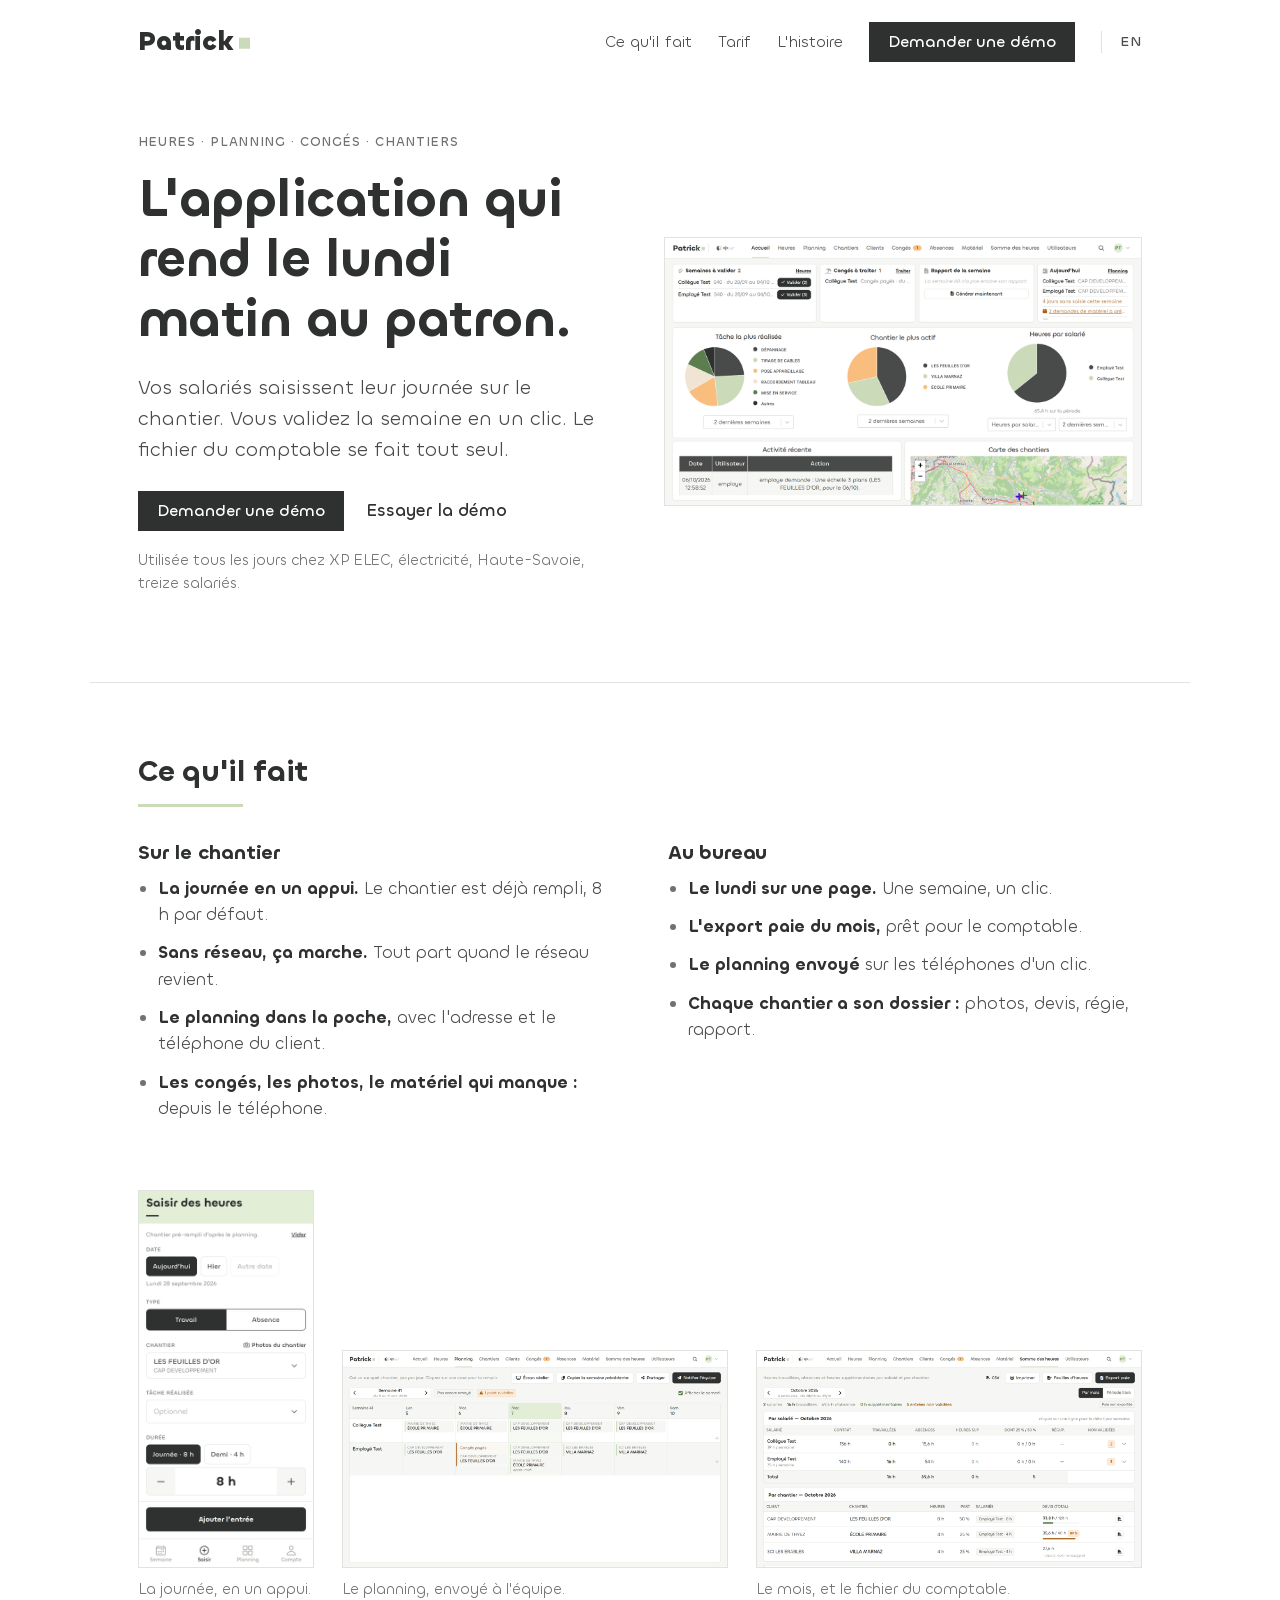
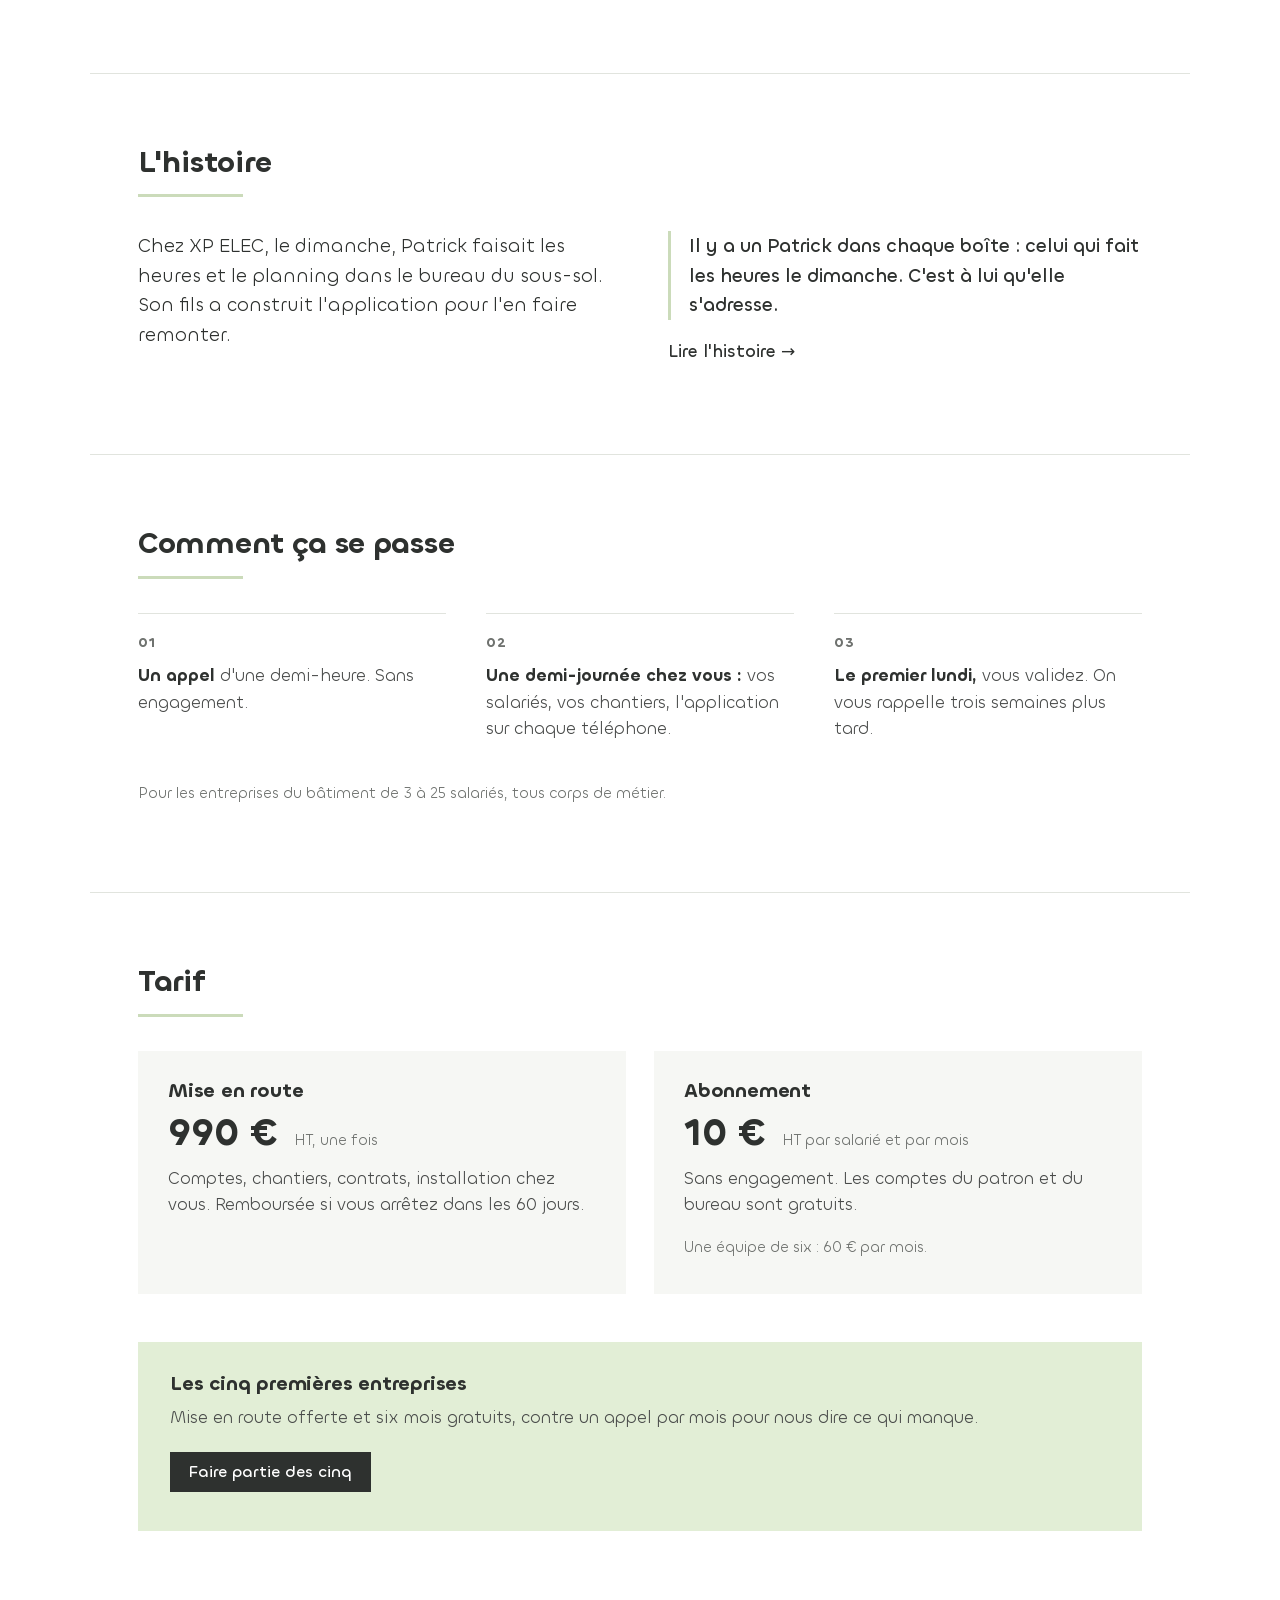
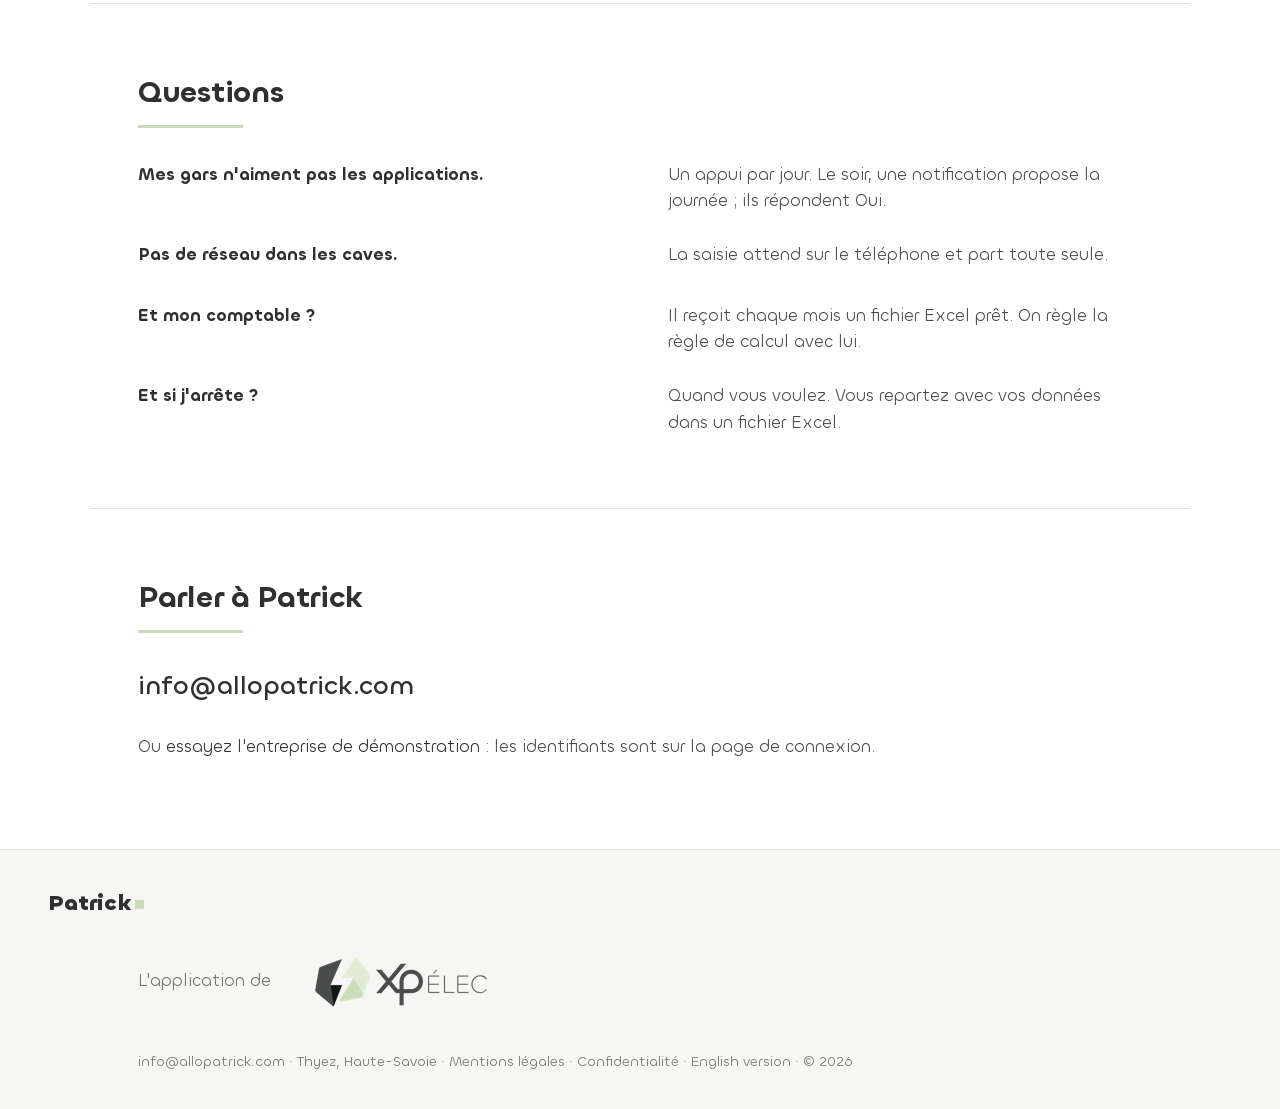
<file: index.html>
<!doctype html>
<html lang="fr">
<head>
<meta charset="utf-8">
<meta name="viewport" content="width=device-width, initial-scale=1">
<title>Patrick — L'application qui rend le lundi matin au patron</title>
<meta name="description" content="Patrick : les heures, le planning et les congés de votre équipe, saisis sur le chantier et validés en un clic. Construite dans une entreprise d'électricité de Haute-Savoie.">
<link rel="canonical" href="https://allopatrick.fr/">
<link rel="alternate" hreflang="fr" href="https://allopatrick.fr/">
<link rel="alternate" hreflang="en" href="https://allopatrick.fr/en/">
<meta property="og:type" content="website">
<meta property="og:title" content="Patrick — L'application qui rend le lundi matin au patron">
<meta property="og:description" content="Les heures, le planning et les congés de votre équipe, saisis sur le chantier et validés en un clic. Construite dans une entreprise d'électricité de Haute-Savoie.">
<meta property="og:url" content="https://allopatrick.fr/">
<meta property="og:image" content="https://allopatrick.fr/img/og.png">
<meta property="og:locale" content="fr_FR">
<meta name="twitter:card" content="summary_large_image">
<script type="application/ld+json">
{"@context":"https://schema.org","@type":"SoftwareApplication","name":"Patrick","applicationCategory":"BusinessApplication","operatingSystem":"Android, iOS, Web","url":"https://allopatrick.fr/","description":"Heures, planning et congés pour les petites entreprises du bâtiment : saisie sur le chantier, validation en un clic, export paie.","offers":{"@type":"Offer","price":"10","priceCurrency":"EUR","description":"10 € HT par salarié et par mois"},"provider":{"@type":"Organization","name":"Patrick","email":"info@allopatrick.com","url":"https://allopatrick.fr/"}}
</script>
<link rel="stylesheet" href="style.css">
  <link rel="icon" type="image/png" href="img/favicon.png">
</head>
<body>

<header class="top">
  <a class="wordmark" href="/"><span>Patrick</span><i></i></a>
  <nav>
    <a href="#fait">Ce qu'il fait</a>
    <a href="#tarif">Tarif</a>
    <a href="histoire.html">L'histoire</a>
    <a class="btn" href="#contact">Demander une démo</a>
    <a class="lang" href="en/" lang="en" title="English version">EN</a>
  </nav>
</header>

<main>

<section class="hero">
  <div class="hero-text">
    <p class="kicker">Heures · Planning · Congés · Chantiers</p>
    <h1>L'application qui rend le lundi matin au patron.</h1>
    <p class="lead">Vos salariés saisissent leur journée sur le chantier. Vous validez la semaine en un clic. Le fichier du comptable se fait tout seul.</p>
    <p class="actions"><a class="btn" href="#contact">Demander une démo</a><a class="link" href="https://demo.allopatrick.fr">Essayer la démo</a></p>
    <p class="proof">Utilisée tous les jours chez XP ELEC, électricité, Haute-Savoie, treize salariés.</p>
  </div>
  <figure class="hero-shots">
    <img class="web" src="img/web_accueil_admin.png" alt="Le lundi matin du patron : semaines à valider, congés à traiter, qui est où" width="1366" height="768" fetchpriority="high">
  </figure>
</section>

<section id="fait" class="does">
  <h2>Ce qu'il fait</h2>
  <div class="cols">
    <div>
      <h3>Sur le chantier</h3>
      <ul>
        <li><b>La journée en un appui.</b> Le chantier est déjà rempli, 8 h par défaut.</li>
        <li><b>Sans réseau, ça marche.</b> Tout part quand le réseau revient.</li>
        <li><b>Le planning dans la poche,</b> avec l'adresse et le téléphone du client.</li>
        <li><b>Les congés, les photos, le matériel qui manque :</b> depuis le téléphone.</li>
      </ul>
    </div>
    <div>
      <h3>Au bureau</h3>
      <ul>
        <li><b>Le lundi sur une page.</b> Une semaine, un clic.</li>
        <li><b>L'export paie du mois,</b> prêt pour le comptable.</li>
        <li><b>Le planning envoyé</b> sur les téléphones d'un clic.</li>
        <li><b>Chaque chantier a son dossier :</b> photos, devis, régie, rapport.</li>
      </ul>
    </div>
  </div>
  <div class="shots">
    <figure><img src="img/app_saisir.png" alt="Saisie d'une journée sur le téléphone" width="390" height="844" loading="lazy"><figcaption>La journée, en un appui.</figcaption></figure>
    <figure><img src="img/web_planning_notifie.png" alt="Le planning de la semaine" width="1366" height="768" loading="lazy"><figcaption>Le planning, envoyé à l'équipe.</figcaption></figure>
    <figure><img src="img/web_somme_exportee.png" alt="Les heures du mois et l'export paie" width="1366" height="768" loading="lazy"><figcaption>Le mois, et le fichier du comptable.</figcaption></figure>
  </div>
</section>

<section id="histoire" class="story">
  <h2>L'histoire</h2>
  <div class="cols">
    <div>
      <p>Chez XP ELEC, le dimanche, Patrick faisait les heures et le planning dans le bureau du sous-sol. Son fils a construit l'application pour l'en faire remonter.</p>
    </div>
    <div>
      <p class="pull">Il y a un Patrick dans chaque boîte : celui qui fait les heures le dimanche. C'est à lui qu'elle s'adresse.</p>
      <p><a class="link" href="histoire.html">Lire l'histoire →</a></p>
    </div>
  </div>
</section>

<section id="comment" class="steps">
  <h2>Comment ça se passe</h2>
  <ol>
    <li><b>Un appel</b> d'une demi-heure. Sans engagement.</li>
    <li><b>Une demi-journée chez vous :</b> vos salariés, vos chantiers, l'application sur chaque téléphone.</li>
    <li><b>Le premier lundi,</b> vous validez. On vous rappelle trois semaines plus tard.</li>
  </ol>
  <p class="note">Pour les entreprises du bâtiment de 3 à 25 salariés, tous corps de métier.</p>
</section>

<section id="tarif" class="pricing">
  <h2>Tarif</h2>
  <div class="cols">
    <div class="price">
      <h3>Mise en route</h3>
      <p class="amount">990 € <small>HT, une fois</small></p>
      <p>Comptes, chantiers, contrats, installation chez vous. Remboursée si vous arrêtez dans les 60 jours.</p>
    </div>
    <div class="price">
      <h3>Abonnement</h3>
      <p class="amount">10 € <small>HT par salarié et par mois</small></p>
      <p>Sans engagement. Les comptes du patron et du bureau sont gratuits.</p>
      <p class="note">Une équipe de six : 60 € par mois.</p>
    </div>
  </div>
  <div class="pilot">
    <h3>Les cinq premières entreprises</h3>
    <p>Mise en route offerte et six mois gratuits, contre un appel par mois pour nous dire ce qui manque.</p>
    <p><a class="btn" href="#contact">Faire partie des cinq</a></p>
  </div>
</section>

<section id="questions" class="faq">
  <h2>Questions</h2>
  <dl>
    <dt>Mes gars n'aiment pas les applications.</dt>
    <dd>Un appui par jour. Le soir, une notification propose la journée ; ils répondent Oui.</dd>
    <dt>Pas de réseau dans les caves.</dt>
    <dd>La saisie attend sur le téléphone et part toute seule.</dd>
    <dt>Et mon comptable ?</dt>
    <dd>Il reçoit chaque mois un fichier Excel prêt. On règle la règle de calcul avec lui.</dd>
    <dt>Et si j'arrête ?</dt>
    <dd>Quand vous voulez. Vous repartez avec vos données dans un fichier Excel.</dd>
  </dl>
</section>

<section id="contact" class="contact">
  <h2>Parler à Patrick</h2>
  <p class="big"><a href="mailto:info@allopatrick.com">info@allopatrick.com</a></p>
  <p>Ou <a href="https://demo.allopatrick.fr">essayez l'entreprise de démonstration</a> : les identifiants sont sur la page de connexion.</p>
</section>

</main>

<footer>
  <div class="wordmark small"><span>Patrick</span><i></i></div>
  <p>L'application de <img src="img/logo.png" alt="XP ELEC" height="26"></p>
  <p class="fine"><a href="mailto:info@allopatrick.com">info@allopatrick.com</a> · Thyez, Haute-Savoie · <a href="mentions-legales.html">Mentions légales</a> · <a href="confidentialite.html">Confidentialité</a> · <a href="en/" lang="en">English version</a> · © 2026</p>
</footer>

</body>
</html>
</file>
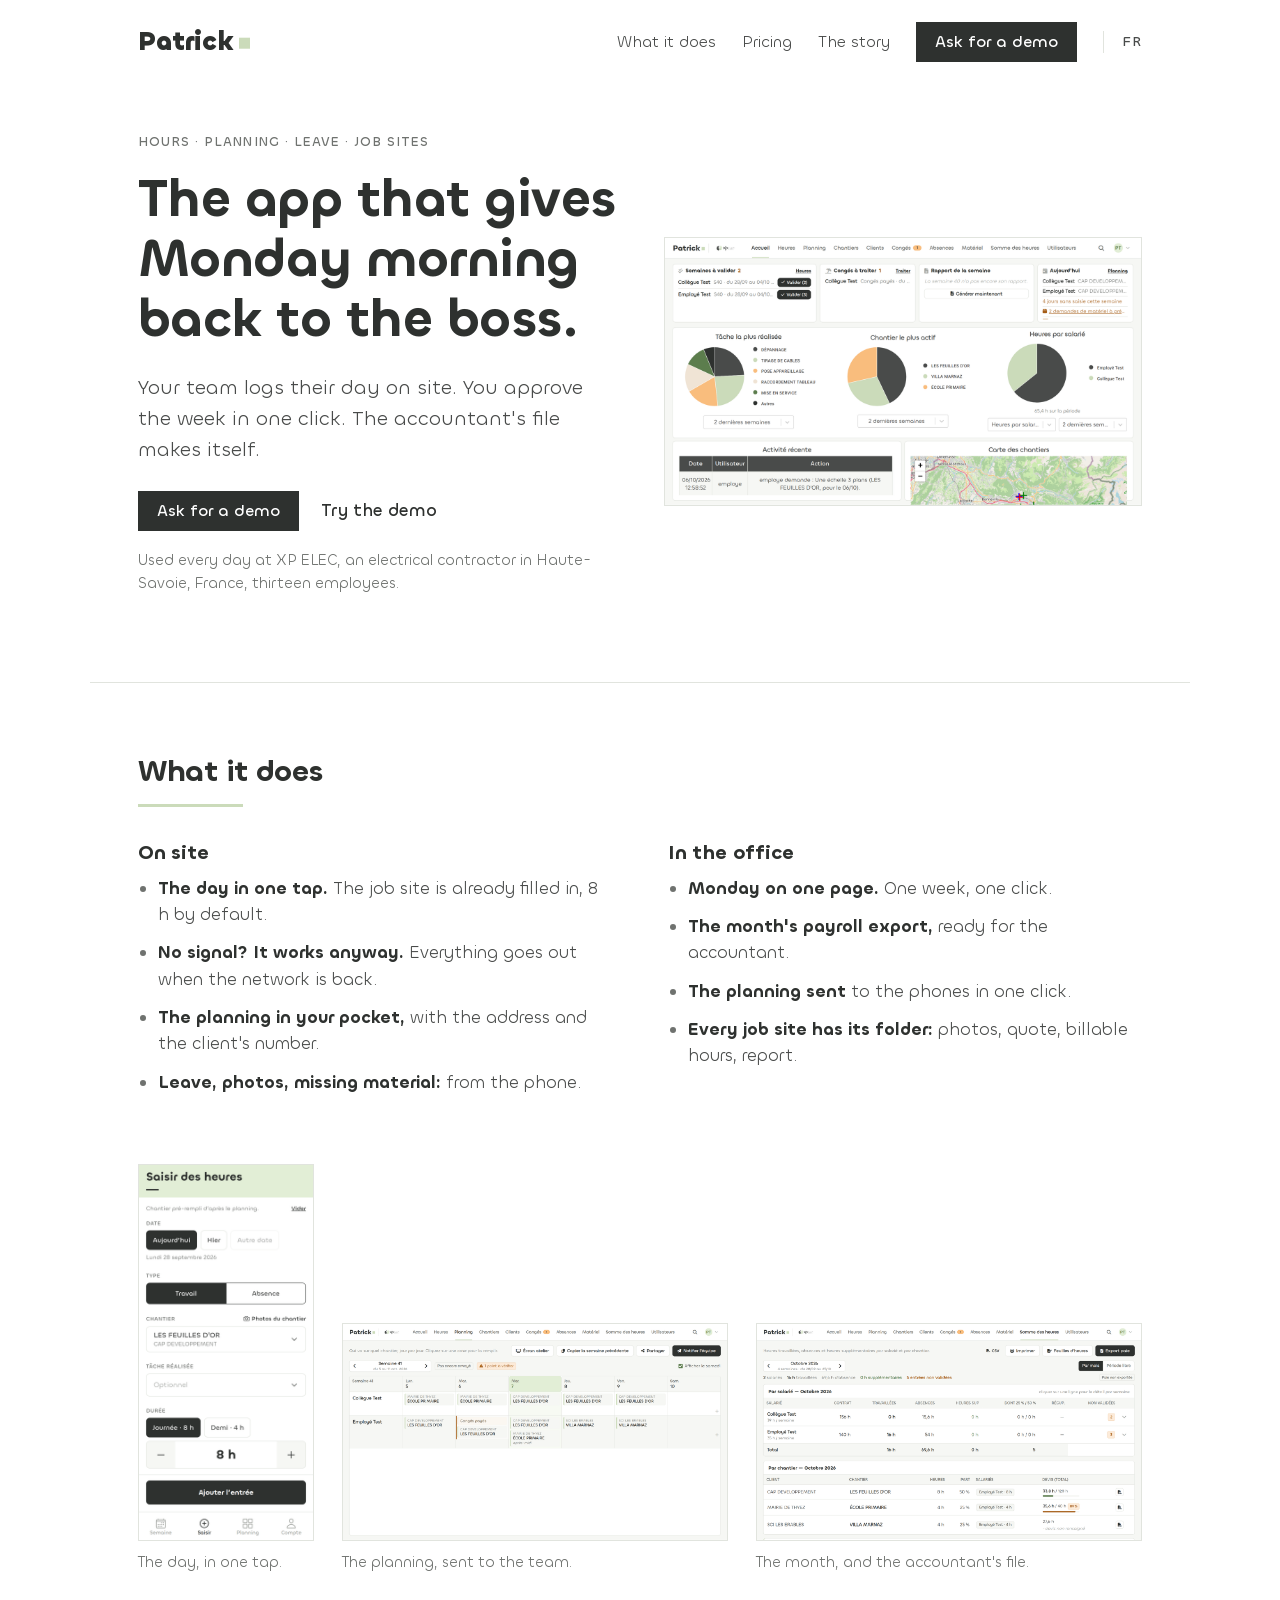
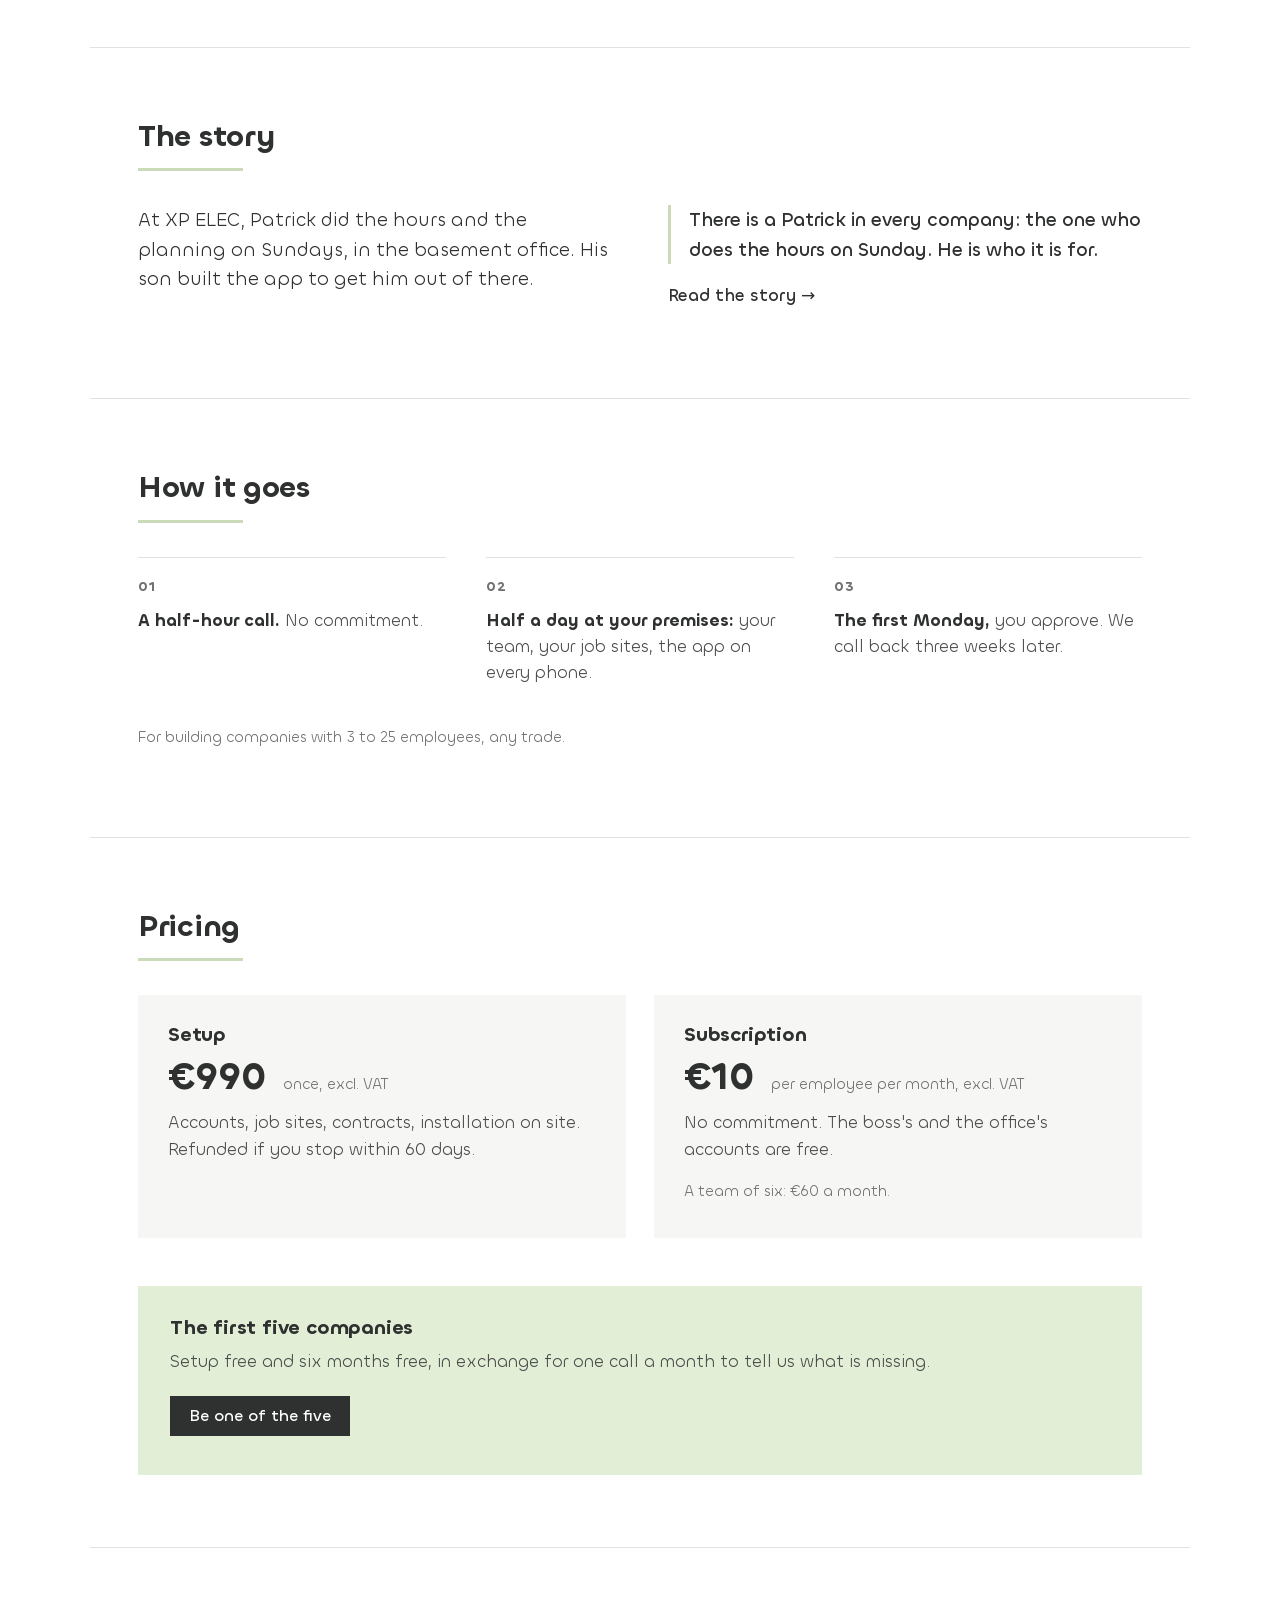
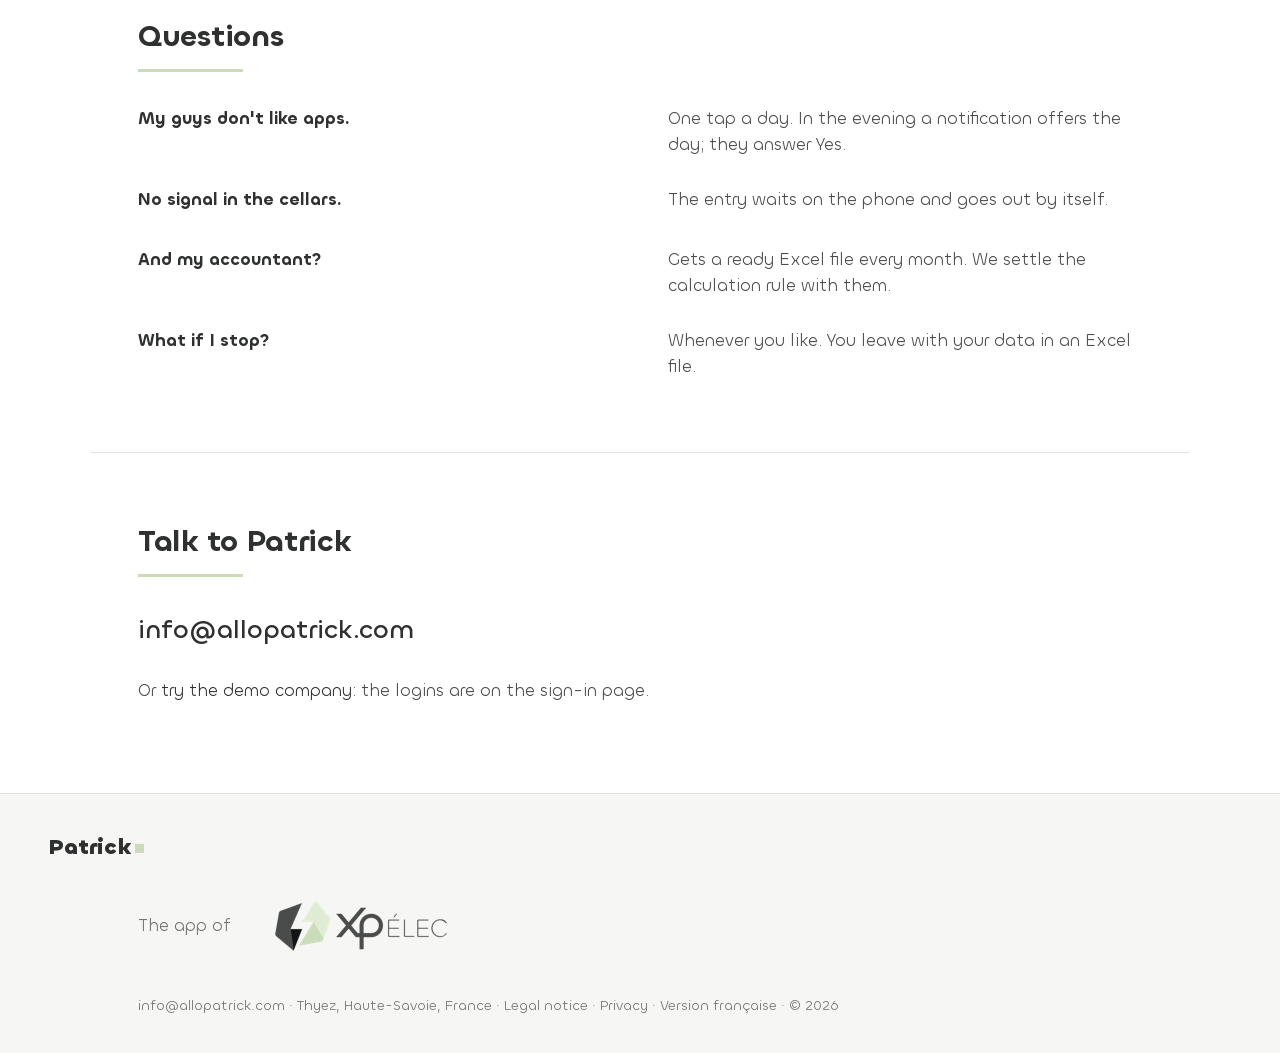
<file: en/index.html>
<!doctype html>
<html lang="en">
<head>
<meta charset="utf-8">
<meta name="viewport" content="width=device-width, initial-scale=1">
<title>Patrick — The app that gives Monday morning back to the boss</title>
<meta name="description" content="Patrick: your team's hours, planning and leave, logged on site and approved in one click. Built inside an electrical contractor in Haute-Savoie, France.">
<link rel="canonical" href="https://allopatrick.fr/en/">
<link rel="alternate" hreflang="fr" href="https://allopatrick.fr/">
<link rel="alternate" hreflang="en" href="https://allopatrick.fr/en/">
<meta property="og:type" content="website">
<meta property="og:title" content="Patrick — The app that gives Monday morning back to the boss">
<meta property="og:description" content="Your team's hours, planning and leave, logged on site and approved in one click. Built inside an electrical contractor in Haute-Savoie, France.">
<meta property="og:url" content="https://allopatrick.fr/en/">
<meta property="og:image" content="https://allopatrick.fr/img/og.png">
<meta property="og:locale" content="en_GB">
<meta name="twitter:card" content="summary_large_image">
<script type="application/ld+json">
{"@context":"https://schema.org","@type":"SoftwareApplication","name":"Patrick","applicationCategory":"BusinessApplication","operatingSystem":"Android, iOS, Web","url":"https://allopatrick.fr/","description":"Hours, planning and leave for small building companies: logged on site, approved in one click, payroll export.","offers":{"@type":"Offer","price":"10","priceCurrency":"EUR","description":"€10 per employee per month, excl. VAT"},"provider":{"@type":"Organization","name":"Patrick","email":"info@allopatrick.com","url":"https://allopatrick.fr/"}}
</script>
<link rel="stylesheet" href="../style.css">
  <link rel="icon" type="image/png" href="../img/favicon.png">
</head>
<body>

<header class="top">
  <a class="wordmark" href="/"><span>Patrick</span><i></i></a>
  <nav>
    <a href="#does">What it does</a>
    <a href="#pricing">Pricing</a>
    <a href="story.html">The story</a>
    <a class="btn" href="#contact">Ask for a demo</a>
    <a class="lang" href="../" lang="fr" title="Version française">FR</a>
  </nav>
</header>

<main>

<section class="hero">
  <div class="hero-text">
    <p class="kicker">Hours · Planning · Leave · Job sites</p>
    <h1>The app that gives Monday morning back to the boss.</h1>
    <p class="lead">Your team logs their day on site. You approve the week in one click. The accountant's file makes itself.</p>
    <p class="actions"><a class="btn" href="#contact">Ask for a demo</a><a class="link" href="https://demo.allopatrick.fr">Try the demo</a></p>
    <p class="proof">Used every day at XP ELEC, an electrical contractor in Haute-Savoie, France, thirteen employees.</p>
  </div>
  <figure class="hero-shots">
    <img class="web" src="../img/web_accueil_admin.png" alt="The boss's Monday morning: weeks to approve, leave to answer, who is where" width="1366" height="768" fetchpriority="high">
  </figure>
</section>

<section id="does" class="does">
  <h2>What it does</h2>
  <div class="cols">
    <div>
      <h3>On site</h3>
      <ul>
        <li><b>The day in one tap.</b> The job site is already filled in, 8 h by default.</li>
        <li><b>No signal? It works anyway.</b> Everything goes out when the network is back.</li>
        <li><b>The planning in your pocket,</b> with the address and the client's number.</li>
        <li><b>Leave, photos, missing material:</b> from the phone.</li>
      </ul>
    </div>
    <div>
      <h3>In the office</h3>
      <ul>
        <li><b>Monday on one page.</b> One week, one click.</li>
        <li><b>The month's payroll export,</b> ready for the accountant.</li>
        <li><b>The planning sent</b> to the phones in one click.</li>
        <li><b>Every job site has its folder:</b> photos, quote, billable hours, report.</li>
      </ul>
    </div>
  </div>
  <div class="shots">
    <figure><img src="../img/app_saisir.png" alt="Logging a day on the phone" width="390" height="844" loading="lazy"><figcaption>The day, in one tap.</figcaption></figure>
    <figure><img src="../img/web_planning_notifie.png" alt="The week's planning" width="1366" height="768" loading="lazy"><figcaption>The planning, sent to the team.</figcaption></figure>
    <figure><img src="../img/web_somme_exportee.png" alt="The month's hours and the payroll export" width="1366" height="768" loading="lazy"><figcaption>The month, and the accountant's file.</figcaption></figure>
  </div>
</section>

<section id="story" class="story">
  <h2>The story</h2>
  <div class="cols">
    <div>
      <p>At XP ELEC, Patrick did the hours and the planning on Sundays, in the basement office. His son built the app to get him out of there.</p>
    </div>
    <div>
      <p class="pull">There is a Patrick in every company: the one who does the hours on Sunday. He is who it is for.</p>
      <p><a class="link" href="story.html">Read the story →</a></p>
    </div>
  </div>
</section>

<section id="how" class="steps">
  <h2>How it goes</h2>
  <ol>
    <li><b>A half-hour call.</b> No commitment.</li>
    <li><b>Half a day at your premises:</b> your team, your job sites, the app on every phone.</li>
    <li><b>The first Monday,</b> you approve. We call back three weeks later.</li>
  </ol>
  <p class="note">For building companies with 3 to 25 employees, any trade.</p>
</section>

<section id="pricing" class="pricing">
  <h2>Pricing</h2>
  <div class="cols">
    <div class="price">
      <h3>Setup</h3>
      <p class="amount">€990 <small>once, excl. VAT</small></p>
      <p>Accounts, job sites, contracts, installation on site. Refunded if you stop within 60 days.</p>
    </div>
    <div class="price">
      <h3>Subscription</h3>
      <p class="amount">€10 <small>per employee per month, excl. VAT</small></p>
      <p>No commitment. The boss's and the office's accounts are free.</p>
      <p class="note">A team of six: €60 a month.</p>
    </div>
  </div>
  <div class="pilot">
    <h3>The first five companies</h3>
    <p>Setup free and six months free, in exchange for one call a month to tell us what is missing.</p>
    <p><a class="btn" href="#contact">Be one of the five</a></p>
  </div>
</section>

<section id="questions" class="faq">
  <h2>Questions</h2>
  <dl>
    <dt>My guys don't like apps.</dt>
    <dd>One tap a day. In the evening a notification offers the day; they answer Yes.</dd>
    <dt>No signal in the cellars.</dt>
    <dd>The entry waits on the phone and goes out by itself.</dd>
    <dt>And my accountant?</dt>
    <dd>Gets a ready Excel file every month. We settle the calculation rule with them.</dd>
    <dt>What if I stop?</dt>
    <dd>Whenever you like. You leave with your data in an Excel file.</dd>
  </dl>
</section>

<section id="contact" class="contact">
  <h2>Talk to Patrick</h2>
  <p class="big"><a href="mailto:info@allopatrick.com">info@allopatrick.com</a></p>
  <p>Or <a href="https://demo.allopatrick.fr">try the demo company</a>: the logins are on the sign-in page.</p>
</section>

</main>

<footer>
  <div class="wordmark small"><span>Patrick</span><i></i></div>
  <p>The app of <img src="../img/logo.png" alt="XP ELEC" height="26"></p>
  <p class="fine"><a href="mailto:info@allopatrick.com">info@allopatrick.com</a> · Thyez, Haute-Savoie, France · <a href="../mentions-legales.html">Legal notice</a> · <a href="../confidentialite.html">Privacy</a> · <a href="../" lang="fr">Version française</a> · © 2026</p>
</footer>

</body>
</html>
</file>
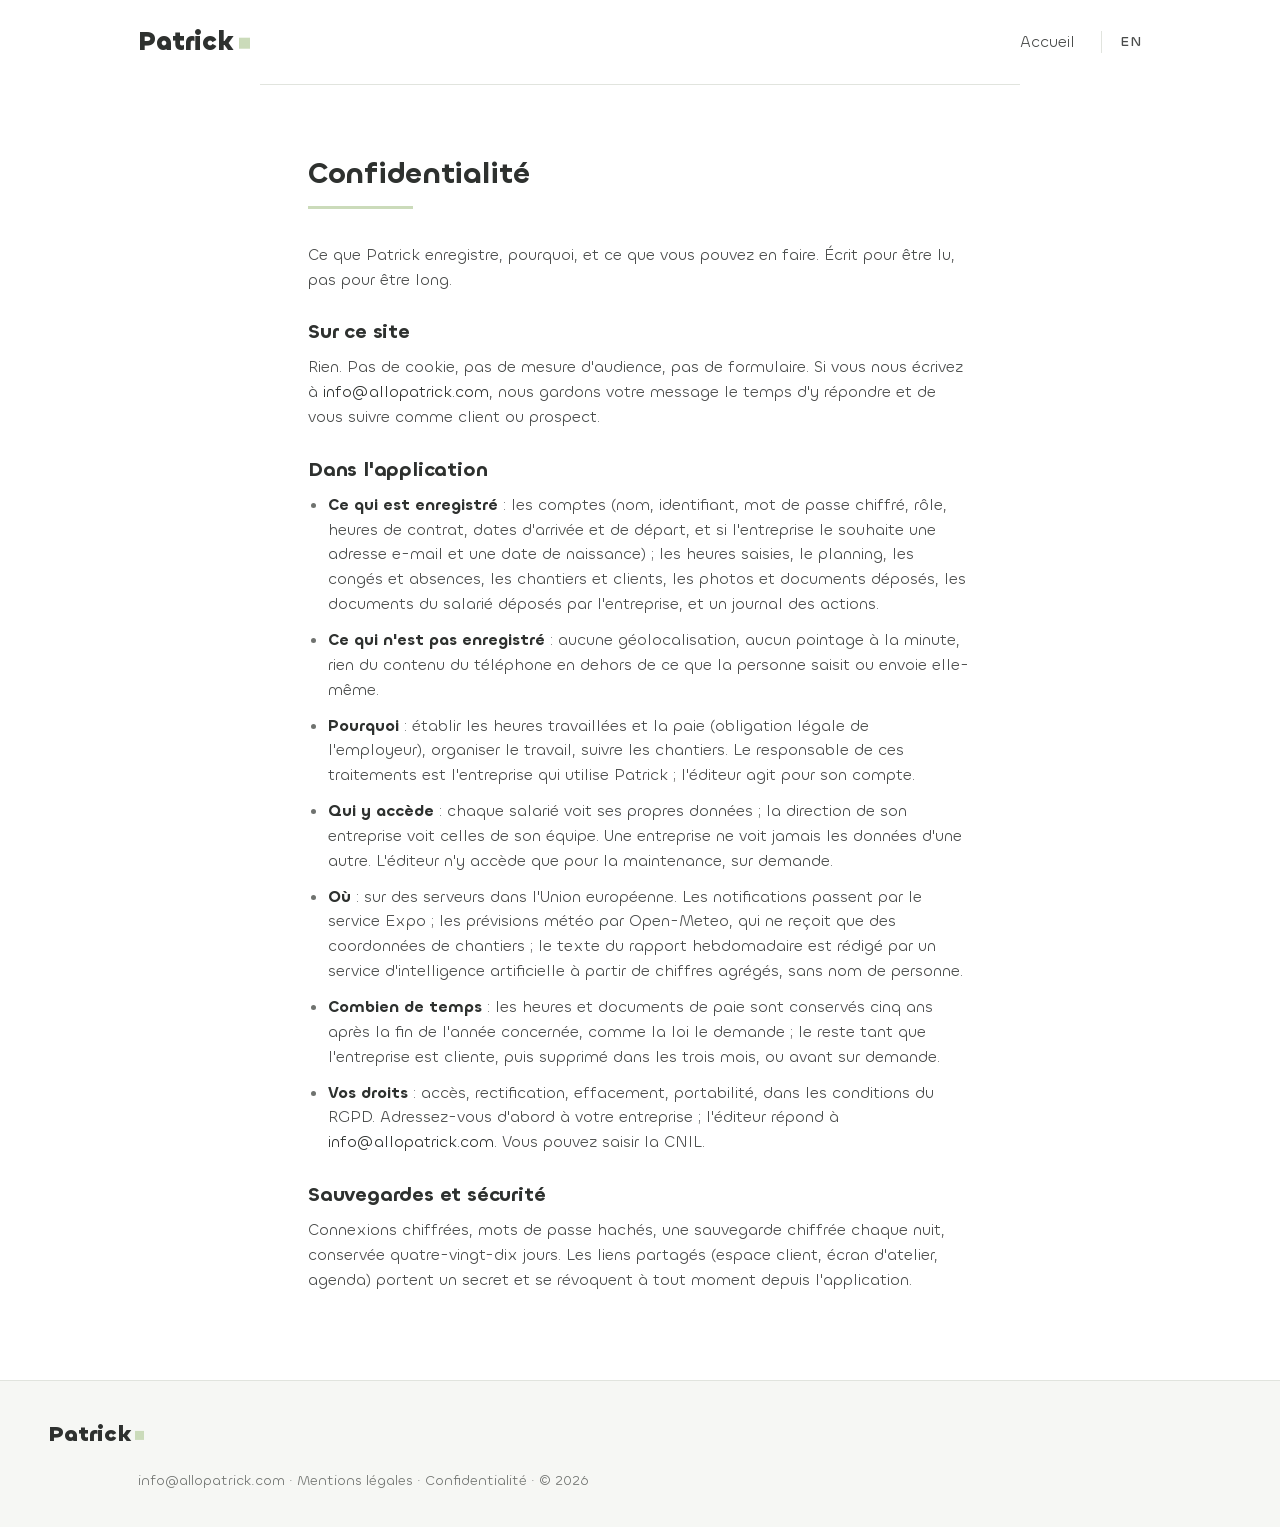
<file: confidentialite.html>
<!doctype html>
<html lang="fr">
<head>
<meta charset="utf-8">
<meta name="viewport" content="width=device-width, initial-scale=1">
<title>Confidentialité — Patrick</title>
<meta name="robots" content="noindex">
<link rel="stylesheet" href="style.css">
<link rel="icon" type="image/png" href="img/favicon.png">
</head>
<body>
<header class="top">
  <a class="wordmark" href="/"><span>Patrick</span><i></i></a>
  <nav><a href="/">Accueil</a><a class="lang" href="en/" lang="en">EN</a></nav>
</header>
<main>
<section class="legal">
  <h2>Confidentialité</h2>
  <p>Ce que Patrick enregistre, pourquoi, et ce que vous pouvez en faire. Écrit pour être lu, pas pour être long.</p>
  <h3>Sur ce site</h3>
  <p>Rien. Pas de cookie, pas de mesure d'audience, pas de formulaire. Si vous nous écrivez à <a href="mailto:info@allopatrick.com">info@allopatrick.com</a>, nous gardons votre message le temps d'y répondre et de vous suivre comme client ou prospect.</p>
  <h3>Dans l'application</h3>
  <ul>
    <li><b>Ce qui est enregistré</b> : les comptes (nom, identifiant, mot de passe chiffré, rôle, heures de contrat, dates d'arrivée et de départ, et si l'entreprise le souhaite une adresse e-mail et une date de naissance) ; les heures saisies, le planning, les congés et absences, les chantiers et clients, les photos et documents déposés, les documents du salarié déposés par l'entreprise, et un journal des actions.</li>
    <li><b>Ce qui n'est pas enregistré</b> : aucune géolocalisation, aucun pointage à la minute, rien du contenu du téléphone en dehors de ce que la personne saisit ou envoie elle-même.</li>
    <li><b>Pourquoi</b> : établir les heures travaillées et la paie (obligation légale de l'employeur), organiser le travail, suivre les chantiers. Le responsable de ces traitements est l'entreprise qui utilise Patrick ; l'éditeur agit pour son compte.</li>
    <li><b>Qui y accède</b> : chaque salarié voit ses propres données ; la direction de son entreprise voit celles de son équipe. Une entreprise ne voit jamais les données d'une autre. L'éditeur n'y accède que pour la maintenance, sur demande.</li>
    <li><b>Où</b> : sur des serveurs dans l'Union européenne. Les notifications passent par le service Expo ; les prévisions météo par Open-Meteo, qui ne reçoit que des coordonnées de chantiers ; le texte du rapport hebdomadaire est rédigé par un service d'intelligence artificielle à partir de chiffres agrégés, sans nom de personne.</li>
    <li><b>Combien de temps</b> : les heures et documents de paie sont conservés cinq ans après la fin de l'année concernée, comme la loi le demande ; le reste tant que l'entreprise est cliente, puis supprimé dans les trois mois, ou avant sur demande.</li>
    <li><b>Vos droits</b> : accès, rectification, effacement, portabilité, dans les conditions du RGPD. Adressez-vous d'abord à votre entreprise ; l'éditeur répond à <a href="mailto:info@allopatrick.com">info@allopatrick.com</a>. Vous pouvez saisir la CNIL.</li>
  </ul>
  <h3>Sauvegardes et sécurité</h3>
  <p>Connexions chiffrées, mots de passe hachés, une sauvegarde chiffrée chaque nuit, conservée quatre-vingt-dix jours. Les liens partagés (espace client, écran d'atelier, agenda) portent un secret et se révoquent à tout moment depuis l'application.</p>
</section>
</main>
<footer>
  <div class="wordmark small"><span>Patrick</span><i></i></div>
  <p class="fine"><a href="mailto:info@allopatrick.com">info@allopatrick.com</a> · <a href="mentions-legales.html">Mentions légales</a> · <a href="confidentialite.html">Confidentialité</a> · © 2026</p>
</footer>
</body>
</html>
</file>
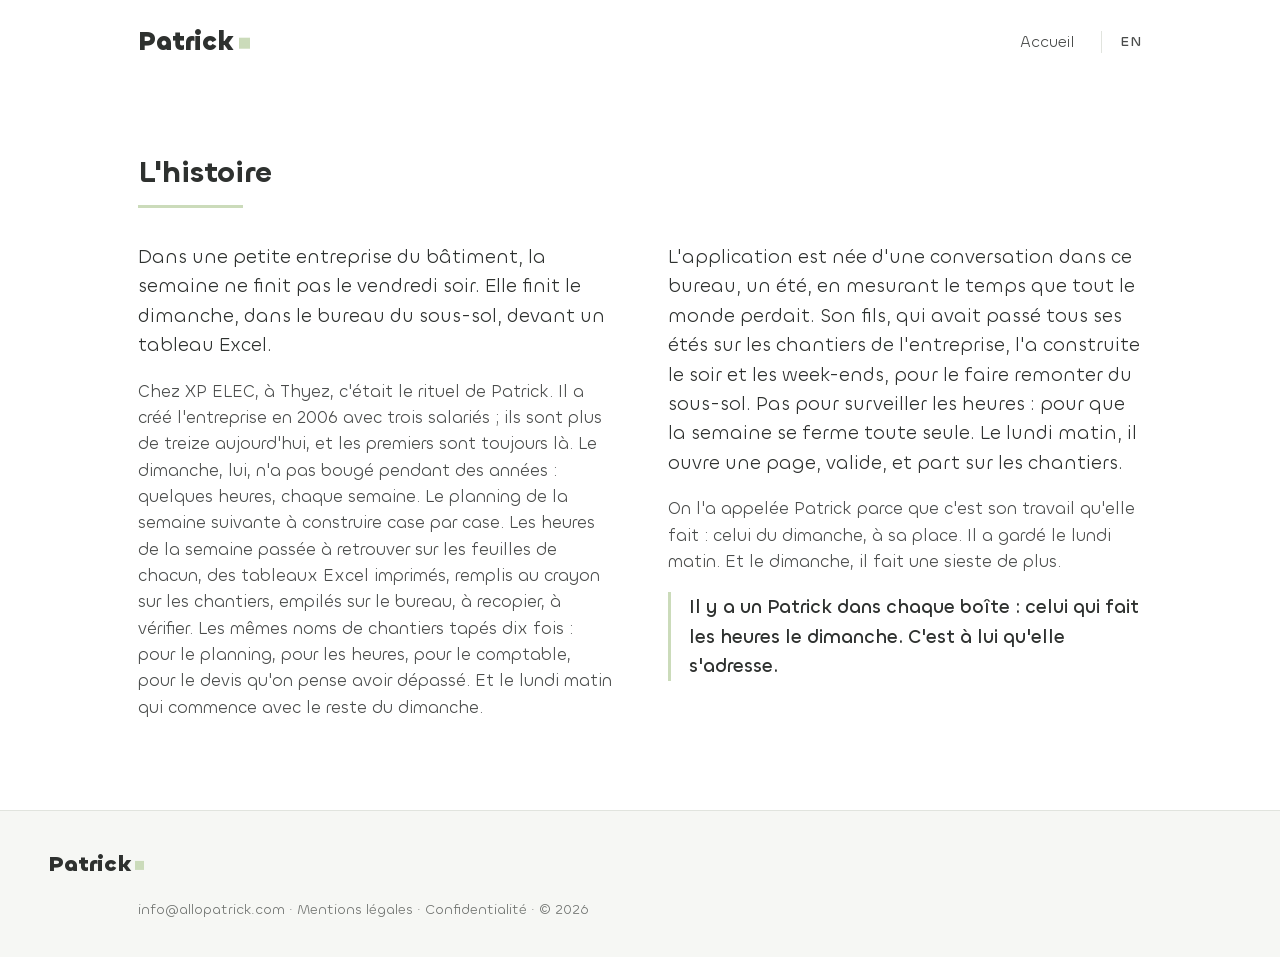
<file: histoire.html>
<!doctype html>
<html lang="fr">
<head>
<meta charset="utf-8">
<meta name="viewport" content="width=device-width, initial-scale=1">
<title>L'histoire — Patrick</title>
<link rel="stylesheet" href="style.css">
<link rel="icon" type="image/png" href="img/favicon.png">
</head>
<body>
<header class="top">
  <a class="wordmark" href="/"><span>Patrick</span><i></i></a>
  <nav><a href="/">Accueil</a><a class="lang" href="en/story.html">EN</a></nav>
</header>
<main>
<section id="histoire" class="story story-page">
  <h2>L'histoire</h2>
  <div class="cols">
    <div>
      <p>Dans une petite entreprise du bâtiment, la semaine ne finit pas le vendredi soir. Elle finit le dimanche, dans le bureau du sous-sol, devant un tableau Excel.</p>
      <p>Chez XP ELEC, à Thyez, c'était le rituel de Patrick. Il a créé l'entreprise en 2006 avec trois salariés ; ils sont plus de treize aujourd'hui, et les premiers sont toujours là. Le dimanche, lui, n'a pas bougé pendant des années : quelques heures, chaque semaine. Le planning de la semaine suivante à construire case par case. Les heures de la semaine passée à retrouver sur les feuilles de chacun, des tableaux Excel imprimés, remplis au crayon sur les chantiers, empilés sur le bureau, à recopier, à vérifier. Les mêmes noms de chantiers tapés dix fois : pour le planning, pour les heures, pour le comptable, pour le devis qu'on pense avoir dépassé. Et le lundi matin qui commence avec le reste du dimanche.</p>
    </div>
    <div>
      <p>L'application est née d'une conversation dans ce bureau, un été, en mesurant le temps que tout le monde perdait. Son fils, qui avait passé tous ses étés sur les chantiers de l'entreprise, l'a construite le soir et les week-ends, pour le faire remonter du sous-sol. Pas pour surveiller les heures : pour que la semaine se ferme toute seule. Le lundi matin, il ouvre une page, valide, et part sur les chantiers.</p>
      <p>On l'a appelée Patrick parce que c'est son travail qu'elle fait : celui du dimanche, à sa place. Il a gardé le lundi matin. Et le dimanche, il fait une sieste de plus.</p>
      <p class="pull">Il y a un Patrick dans chaque boîte : celui qui fait les heures le dimanche. C'est à lui qu'elle s'adresse.</p>
    </div>
  </div>
</section>
</main>
<footer>
  <div class="wordmark small"><span>Patrick</span><i></i></div>
  <p class="fine"><a href="mailto:info@allopatrick.com">info@allopatrick.com</a> · <a href="mentions-legales.html">Mentions légales</a> · <a href="confidentialite.html">Confidentialité</a> · © 2026</p>
</footer>
</body>
</html>
</file>
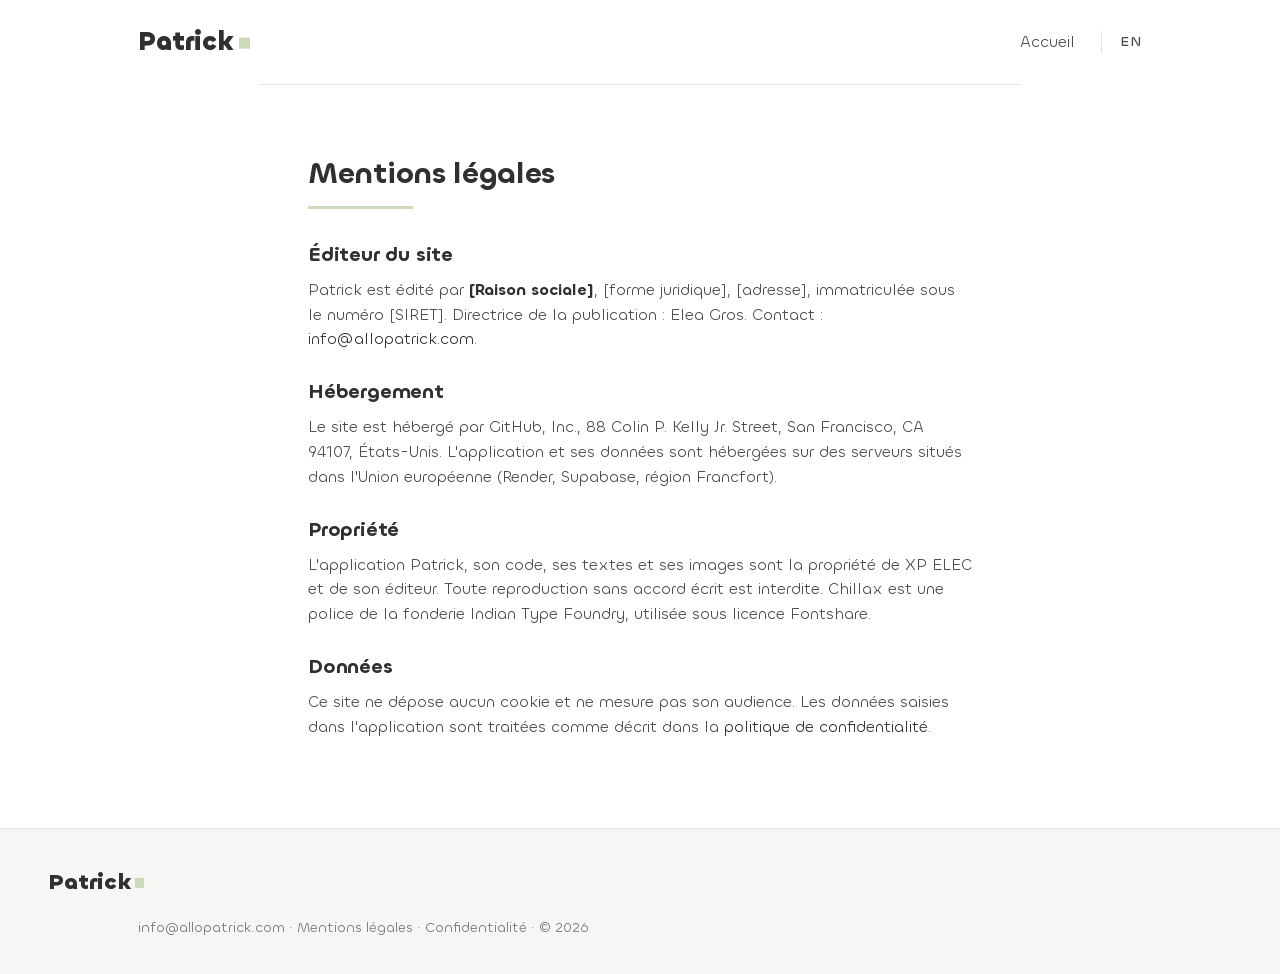
<file: mentions-legales.html>
<!doctype html>
<html lang="fr">
<head>
<meta charset="utf-8">
<meta name="viewport" content="width=device-width, initial-scale=1">
<title>Mentions légales — Patrick</title>
<meta name="robots" content="noindex">
<link rel="stylesheet" href="style.css">
<link rel="icon" type="image/png" href="img/favicon.png">
</head>
<body>
<header class="top">
  <a class="wordmark" href="/"><span>Patrick</span><i></i></a>
  <nav><a href="/">Accueil</a><a class="lang" href="en/" lang="en">EN</a></nav>
</header>
<main>
<section class="legal">
  <h2>Mentions légales</h2>
  <h3>Éditeur du site</h3>
  <p>Patrick est édité par <b>[Raison sociale]</b>, [forme juridique], [adresse], immatriculée sous le numéro [SIRET]. Directrice de la publication : Elea Gros. Contact : <a href="mailto:info@allopatrick.com">info@allopatrick.com</a>.</p>
  <h3>Hébergement</h3>
  <p>Le site est hébergé par GitHub, Inc., 88 Colin P. Kelly Jr. Street, San Francisco, CA 94107, États-Unis. L'application et ses données sont hébergées sur des serveurs situés dans l'Union européenne (Render, Supabase, région Francfort).</p>
  <h3>Propriété</h3>
  <p>L'application Patrick, son code, ses textes et ses images sont la propriété de XP ELEC et de son éditeur. Toute reproduction sans accord écrit est interdite. Chillax est une police de la fonderie Indian Type Foundry, utilisée sous licence Fontshare.</p>
  <h3>Données</h3>
  <p>Ce site ne dépose aucun cookie et ne mesure pas son audience. Les données saisies dans l'application sont traitées comme décrit dans la <a href="confidentialite.html">politique de confidentialité</a>.</p>
</section>
</main>
<footer>
  <div class="wordmark small"><span>Patrick</span><i></i></div>
  <p class="fine"><a href="mailto:info@allopatrick.com">info@allopatrick.com</a> · <a href="mentions-legales.html">Mentions légales</a> · <a href="confidentialite.html">Confidentialité</a> · © 2026</p>
</footer>
</body>
</html>
</file>
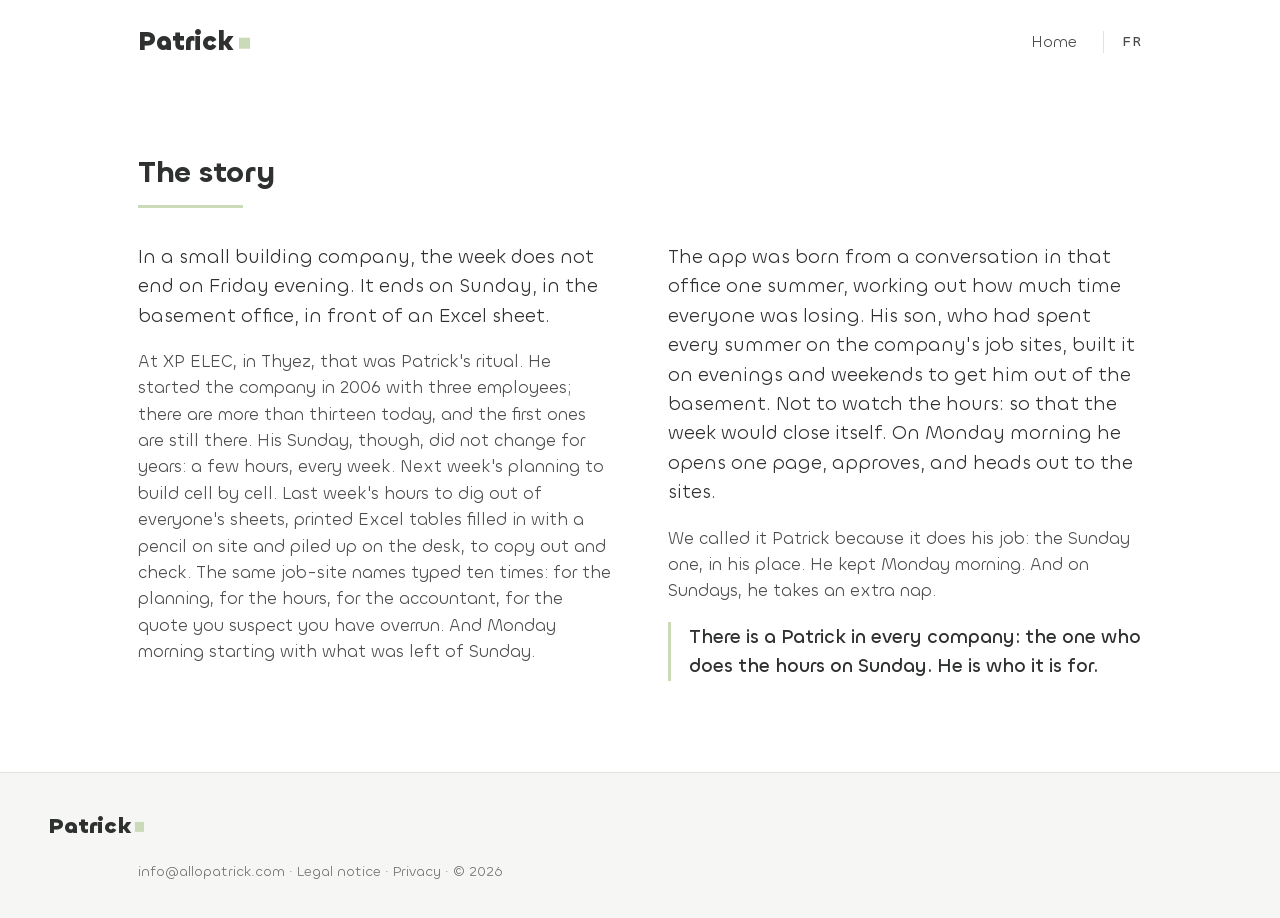
<file: en/story.html>
<!doctype html>
<html lang="en">
<head>
<meta charset="utf-8">
<meta name="viewport" content="width=device-width, initial-scale=1">
<title>The story — Patrick</title>
<link rel="stylesheet" href="../style.css">
<link rel="icon" type="image/png" href="../img/favicon.png">
</head>
<body>
<header class="top">
  <a class="wordmark" href="/"><span>Patrick</span><i></i></a>
  <nav><a href="./">Home</a><a class="lang" href="../histoire.html">FR</a></nav>
</header>
<main>
<section id="story" class="story story-page">
  <h2>The story</h2>
  <div class="cols">
    <div>
      <p>In a small building company, the week does not end on Friday evening. It ends on Sunday, in the basement office, in front of an Excel sheet.</p>
      <p>At XP ELEC, in Thyez, that was Patrick's ritual. He started the company in 2006 with three employees; there are more than thirteen today, and the first ones are still there. His Sunday, though, did not change for years: a few hours, every week. Next week's planning to build cell by cell. Last week's hours to dig out of everyone's sheets, printed Excel tables filled in with a pencil on site and piled up on the desk, to copy out and check. The same job-site names typed ten times: for the planning, for the hours, for the accountant, for the quote you suspect you have overrun. And Monday morning starting with what was left of Sunday.</p>
    </div>
    <div>
      <p>The app was born from a conversation in that office one summer, working out how much time everyone was losing. His son, who had spent every summer on the company's job sites, built it on evenings and weekends to get him out of the basement. Not to watch the hours: so that the week would close itself. On Monday morning he opens one page, approves, and heads out to the sites.</p>
      <p>We called it Patrick because it does his job: the Sunday one, in his place. He kept Monday morning. And on Sundays, he takes an extra nap.</p>
      <p class="pull">There is a Patrick in every company: the one who does the hours on Sunday. He is who it is for.</p>
    </div>
  </div>
</section>
</main>
<footer>
  <div class="wordmark small"><span>Patrick</span><i></i></div>
  <p class="fine"><a href="mailto:info@allopatrick.com">info@allopatrick.com</a> · <a href="../mentions-legales.html">Legal notice</a> · <a href="../confidentialite.html">Privacy</a> · © 2026</p>
</footer>
</body>
</html>
</file>
<file: style.css>
/* Patrick — site vitrine. Charte XP ELEC mai 2025 : Chillax, gris 494B4A / 2E312F, vert pâle E2EED6. */

@font-face { font-family: "Chillax"; font-weight: 400; src: url(fonts/Chillax-Regular.woff2) format("woff2"); font-display: swap; }
@font-face { font-family: "Chillax"; font-weight: 500; src: url(fonts/Chillax-Medium.woff2) format("woff2"); font-display: swap; }
@font-face { font-family: "Chillax"; font-weight: 600; src: url(fonts/Chillax-Semibold.woff2) format("woff2"); font-display: swap; }
@font-face { font-family: "Chillax"; font-weight: 700; src: url(fonts/Chillax-Bold.woff2) format("woff2"); font-display: swap; }

:root {
  --ink: #494B4A;
  --ink-deep: #2E312F;
  --ink-soft: #6F726F;
  --line: #E1E4DE;
  --bg-soft: #F6F7F4;
  --green-pale: #E2EED6;
  --green: #CBDBBA;
  --green-deep: #5C7D4D;
  --beige: #F0E4D5;
  --white: #fff;
  --measure: 1100px;
  --gutter: clamp(16px, 4vw, 48px);
}

* { box-sizing: border-box; }
/* Les pistes 1fr ne doivent jamais être élargies par une image : min-width 0 sur les enfants des grilles. */
.hero > *, .cols > *, .shots > *, .steps li, .faq dt, .faq dd, figure { min-width: 0; }
html { scroll-behavior: smooth; }
body {
  margin: 0;
  overflow-x: clip;
  font-family: "Chillax", system-ui, sans-serif;
  font-size: 17px;
  line-height: 1.55;
  color: var(--ink);
  background: var(--white);
  -webkit-font-smoothing: antialiased;
}
a { color: var(--ink-deep); text-decoration: none; }
a:hover { text-decoration: underline; text-underline-offset: 3px; text-decoration-thickness: 1px; }
img { display: block; max-width: 100%; height: auto; }
b { font-weight: 600; color: var(--ink-deep); }
h1, h2, h3 { font-weight: 600; color: var(--ink-deep); line-height: 1.15; margin: 0; letter-spacing: -0.01em; }

/* Marque : le mot en Chillax bold + le petit carré vert, comme sur les documents. */
.wordmark { display: inline-flex; align-items: baseline; gap: 0.18em; font-weight: 700; font-size: 26px; color: var(--ink-deep); }
.wordmark i { display: inline-block; width: 0.42em; height: 0.42em; background: var(--green); transform: translateY(-0.05em); }
.wordmark.small { font-size: 22px; }
.wordmark:hover { text-decoration: none; }

/* Barre du haut */
.top {
  display: flex; align-items: center; justify-content: space-between; gap: 24px;
  max-width: var(--measure); margin: 0 auto; padding: 22px var(--gutter);
}
.top nav { display: flex; align-items: center; gap: 26px; font-size: 16px; }
.top nav a:not(.btn) { color: var(--ink); }

.btn {
  display: inline-block; padding: 11px 18px; border: 1px solid var(--ink-deep);
  background: var(--ink-deep); color: var(--white); font-weight: 500; font-size: 16px; line-height: 1;
}
.btn:hover { background: var(--ink); border-color: var(--ink); text-decoration: none; }
.link { font-weight: 500; }
.top nav .lang { color: var(--ink-soft); font-weight: 500; font-size: 14px; letter-spacing: 0.06em; border-left: 1px solid var(--line); padding-left: 18px; }

main { display: block; }
section { max-width: var(--measure); margin: 0 auto; padding: 72px var(--gutter); border-top: 1px solid var(--line); }
section h2 { font-size: 30px; margin-bottom: 8px; }
section h2::after { content: ""; display: block; width: 3.5em; height: 3px; background: var(--green); margin: 14px 0 34px; }
section h3 { font-size: 20px; margin-bottom: 12px; }
.cols { display: grid; grid-template-columns: 1fr 1fr; gap: 56px; }
p { margin: 0 0 1em; }
ul, ol { margin: 0; padding-left: 1.2em; }
li { margin-bottom: 0.7em; }
li::marker { color: var(--ink-soft); }
.proof { color: var(--ink-soft); font-size: 15px; }
.note { color: var(--ink-soft); font-size: 15px; }

/* Accueil */
.hero { border-top: 0; padding-top: 48px; display: grid; grid-template-columns: 6fr 6fr; gap: 48px; align-items: center; }
.kicker { text-transform: uppercase; letter-spacing: 0.08em; font-size: 13px; color: var(--ink-soft); font-weight: 500; margin-bottom: 18px; }
.hero h1 { font-size: clamp(34px, 4.2vw, 52px); }
.lead { font-size: 20px; margin: 22px 0 26px; }
.actions { display: flex; align-items: center; gap: 22px; margin-bottom: 18px; }
.hero-shots { margin: 0; }
.hero-shots .web { width: 100%; border: 1px solid var(--line); }

/* Histoire */
.story-page { border-top: 0; }
.story .link { font-weight: 500; }
.steps .note { margin-top: 28px; }
.story .cols p:first-child { font-size: 19px; color: var(--ink-deep); }
.pull { border-left: 3px solid var(--green); padding-left: 18px; color: var(--ink-deep); font-weight: 500; font-size: 19px; }

/* Ce qu'il fait */
.does .shots { display: grid; grid-template-columns: 1fr 2.2fr 2.2fr; gap: 28px; margin-top: 56px; align-items: end; }
.does .shots figure { margin: 0; }
.does .shots img { border: 1px solid var(--line); }
figcaption { color: var(--ink-soft); font-size: 15px; margin-top: 10px; }


/* Pages légales */
.legal { max-width: 760px; }
.legal h3 { margin-top: 28px; }
.legal p, .legal li { font-size: 16px; }

/* Étapes */
.steps ol { list-style: none; padding: 0; display: grid; grid-template-columns: repeat(3, 1fr); gap: 40px; counter-reset: step; }
.steps li { counter-increment: step; border-top: 1px solid var(--line); padding-top: 18px; }
.steps li::before { content: counter(step, decimal-leading-zero); display: block; font-weight: 600; color: var(--ink-soft); font-size: 14px; letter-spacing: 0.06em; margin-bottom: 10px; }

/* Tarif */
.pricing .cols { gap: 28px; }
.price { background: var(--bg-soft); padding: 28px 30px 20px; }
.amount { font-size: 38px; font-weight: 600; color: var(--ink-deep); margin: 0 0 14px; line-height: 1; }
.amount small { font-size: 15px; font-weight: 400; color: var(--ink-soft); margin-left: 6px; }
.terms { margin-top: 28px; }
.pilot { margin-top: 48px; background: var(--green-pale); padding: 30px 32px 22px; }
.pilot h3 { margin-bottom: 10px; }
.pilot .btn { margin-top: 4px; }

/* Questions */
.faq dl { display: grid; grid-template-columns: 1fr 1fr; gap: 28px 56px; margin: 0; }
.faq dt { font-weight: 600; color: var(--ink-deep); margin-bottom: 6px; }
.faq dd { margin: 0; }

/* Contact */
.contact .big { font-size: 26px; font-weight: 500; line-height: 1.5; margin: 20px 0 28px; }

/* Pied */
footer { border-top: 1px solid var(--line); background: var(--bg-soft); }
footer > * { max-width: var(--measure); margin: 0 auto; padding: 0 var(--gutter); }
footer .wordmark { padding-top: 36px; }
footer p { display: flex; flex-wrap: wrap; align-items: center; gap: 10px; color: var(--ink-soft); margin: 10px auto 0; }
footer img { display: inline-block; }
footer .fine { font-size: 14px; padding-bottom: 36px; margin-top: 18px; display: block; }
footer .fine a { color: var(--ink-soft); }

/* Téléphone */
@media (max-width: 900px) {
  .top { flex-wrap: wrap; padding-top: 18px; }
  .top nav { width: 100%; justify-content: flex-start; gap: 18px; flex-wrap: wrap; font-size: 15px; }
  .hero, .cols, .faq dl { grid-template-columns: 1fr; }
  .hero { gap: 36px; padding-top: 28px; }
  .cols { gap: 28px; }
  .does .shots { grid-template-columns: 1fr; align-items: start; }
  .does .shots figure:first-child img { width: 60%; }
  .steps ol { grid-template-columns: 1fr; gap: 22px; }
  section { padding: 48px var(--gutter); }
  section h2 { font-size: 26px; }
  .actions { flex-wrap: wrap; gap: 16px; }
  .faq dl { gap: 6px 0; }
  .faq dd { margin-bottom: 24px; }
}
</file>
